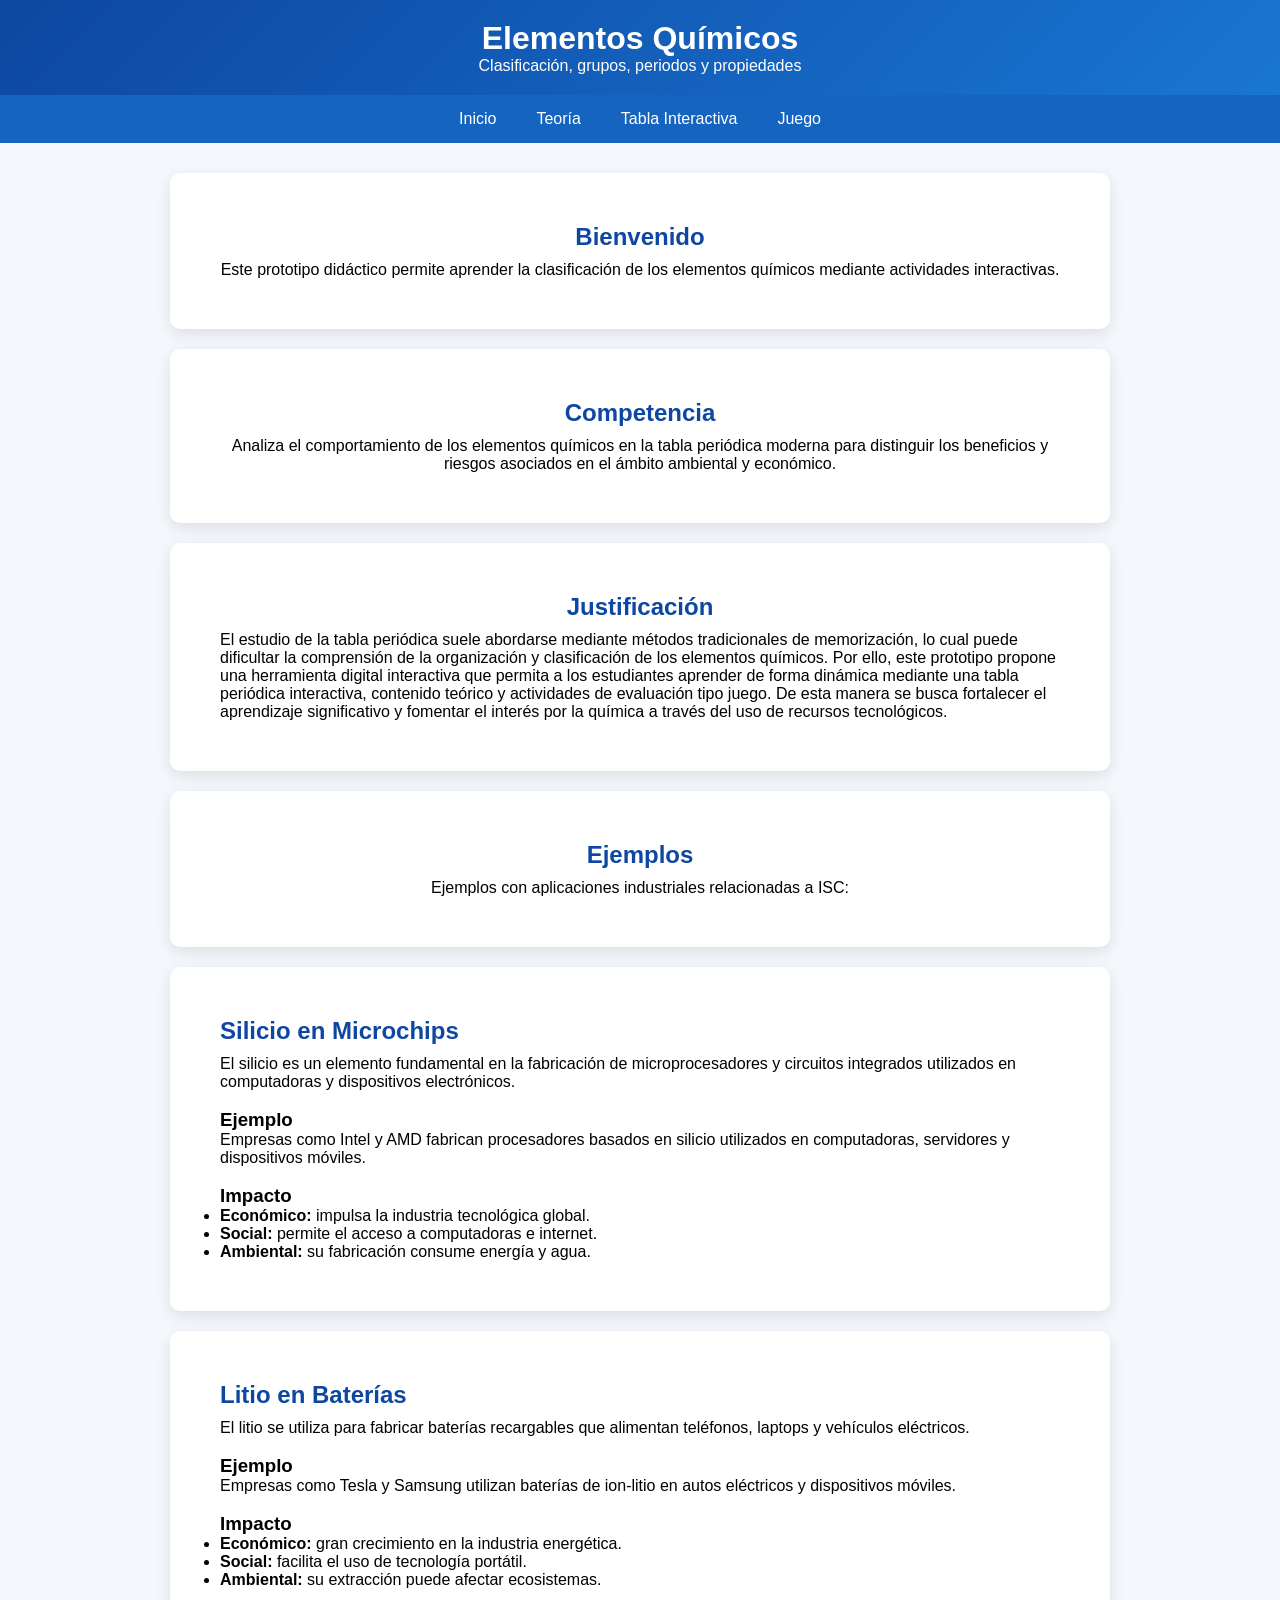
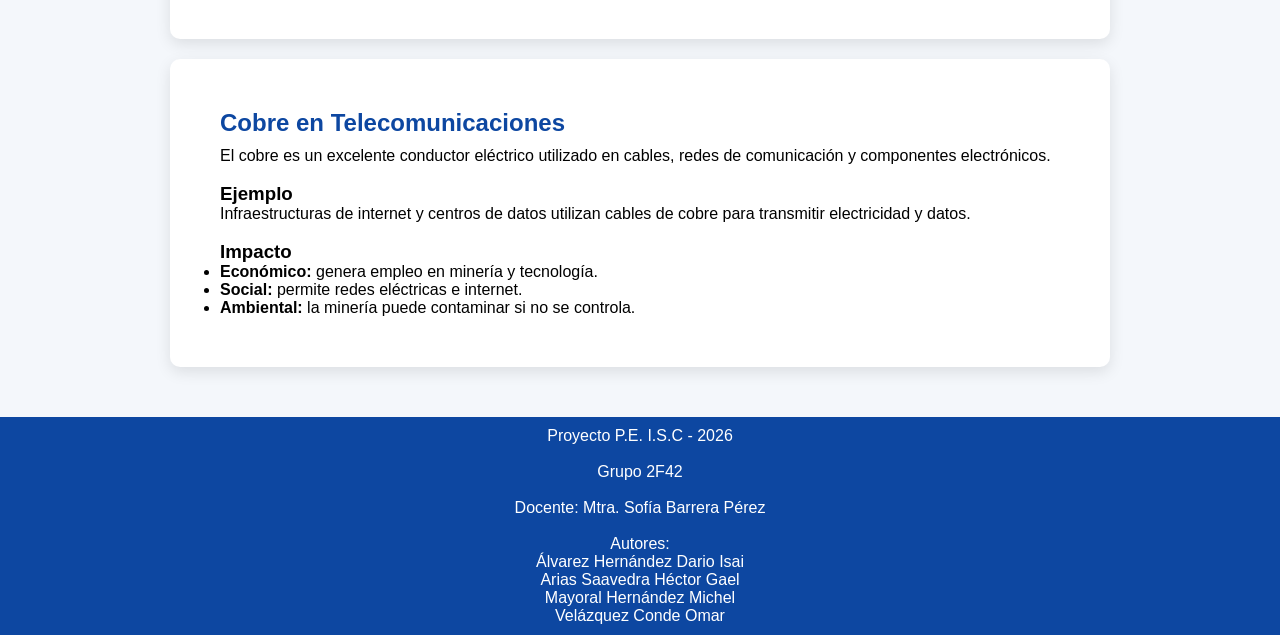
<file: index.html>
<!DOCTYPE html>
<html lang="en">
<head>
    <meta charset="UTF-8">
    <meta name="viewport" content="width=device-width, initial-scale=1.0">
    <meta name="Author" content="Hector Gael Arias Saavedra">
    <meta name="Escuela" content="ITESA">

    <title>Prototipo</title>
    <link rel="stylesheet" href="css/estilos.css">
</head>
<body>
    <center>
        
            <header>
                <h1>Elementos Químicos</h1>
                <p>Clasificación, grupos, periodos y propiedades</p>
            </header>
        
    </center>
    
    

    <nav class="menu">
        <a href="#">Inicio</a>
        <a href="teoria.html">Teoría</a>
        <a href="tabla.html">Tabla Interactiva</a>
        <a href="juego.html">Juego</a>
    </nav>

<section class="teoria-container">
        <div class="card">
            <center>
            <h2>Bienvenido</h2>
            <p>
                Este prototipo didáctico permite aprender la clasificación
                de los elementos químicos mediante actividades interactivas.
            </p>
        </div>


         <div class="card">
            <center>
            <h2>Competencia</h2>
            <p>
                Analiza el comportamiento  de los elementos  químicos en la tabla periódica moderna  para distinguir  los beneficios  y riesgos asociados en el ámbito ambiental y económico.
            </p>
        </div>

        <div class="card">
            <center>
            <h2>Justificación</h2>
            </center>
            <p>
            El estudio de la tabla periódica suele abordarse mediante métodos tradicionales de memorización, lo cual puede dificultar la comprensión de la organización y clasificación de los elementos químicos. Por ello, este prototipo propone una herramienta digital interactiva que permita a los estudiantes aprender de forma dinámica mediante una tabla periódica interactiva, contenido teórico y actividades de evaluación tipo juego. De esta manera se busca fortalecer el aprendizaje significativo y fomentar el interés por la química a través del uso de recursos tecnológicos.            </p>
        </div>


        <div class="card">
            <center>
            <h2>Ejemplos</h2>
            <p>
                Ejemplos con aplicaciones industriales relacionadas a ISC:
            </p>
        </div>

    <div class="card">
        <h2>Silicio en Microchips</h2>
        <p>
            El silicio es un elemento fundamental en la fabricación de
            microprocesadores y circuitos integrados utilizados en computadoras
            y dispositivos electrónicos.
        </p><br>

        <h3>Ejemplo</h3>
        <p>
            Empresas como Intel y AMD fabrican procesadores basados en silicio
            utilizados en computadoras, servidores y dispositivos móviles.
        </p><br>

        <h3>Impacto</h3>
        <ul>
            <li><b>Económico:</b> impulsa la industria tecnológica global.</li>
            <li><b>Social:</b> permite el acceso a computadoras e internet.</li>
            <li><b>Ambiental:</b> su fabricación consume energía y agua.</li>
        </ul>
    </div>

    <div class="card">
        <h2>Litio en Baterías</h2>
        <p>
            El litio se utiliza para fabricar baterías recargables que
            alimentan teléfonos, laptops y vehículos eléctricos.
        </p><br>

        <h3>Ejemplo</h3>
        <p>
            Empresas como Tesla y Samsung utilizan baterías de ion-litio
            en autos eléctricos y dispositivos móviles.
        </p><br>

        <h3>Impacto</h3>
        <ul>
            <li><b>Económico:</b> gran crecimiento en la industria energética.</li>
            <li><b>Social:</b> facilita el uso de tecnología portátil.</li>
            <li><b>Ambiental:</b> su extracción puede afectar ecosistemas.</li>
        </ul>
    </div>

    <div class="card">
        
        <h2>Cobre en Telecomunicaciones</h2>
        <p>
            El cobre es un excelente conductor eléctrico utilizado en
            cables, redes de comunicación y componentes electrónicos.
        </p><br>

        <h3>Ejemplo</h3>
        <p>
            Infraestructuras de internet y centros de datos utilizan
            cables de cobre para transmitir electricidad y datos.
        </p><br>

        <h3>Impacto</h3>
        <ul>
            <li><b>Económico:</b> genera empleo en minería y tecnología.</li>
            <li><b>Social:</b> permite redes eléctricas e internet.</li>
            <li><b>Ambiental:</b> la minería puede contaminar si no se controla.</li>
        </ul>
    </div>




    </section>
    

    <footer>
        <p>Proyecto P.E. I.S.C - 2026</p>
        <br>
        <p>Grupo 2F42</p>
        <br>
        <p>Docente: Mtra. Sofía Barrera Pérez</p>
        <br>
        <p>Autores:</p>
        <p>Álvarez Hernández Dario Isai</p>
        <p>Arias Saavedra Héctor Gael</p>
        <p>Mayoral Hernández Michel</p>
        <p>Velázquez Conde Omar</p>
        <p></p>
    </footer>

</body>
</html>
</file>
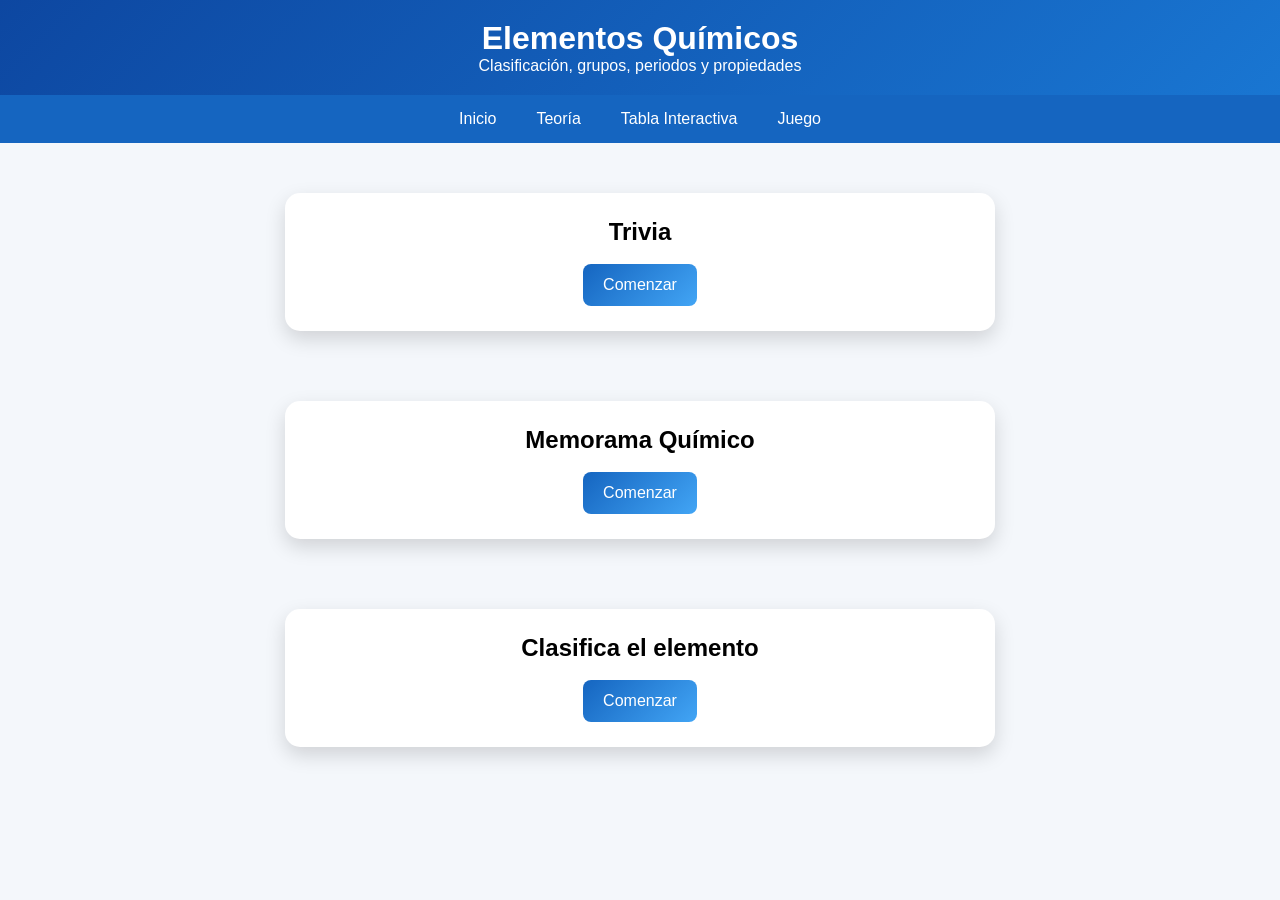
<file: juego.html>
<!DOCTYPE html>
<html lang="es">
<head>
    <meta charset="UTF-8">
    <meta name="viewport" content="width=device-width, initial-scale=1.0">
    <title>Juego</title>
    <link rel="stylesheet" href="css/estilos.css">
</head>
<body>
        
<header>
    <h1>Elementos Químicos</h1>
    <p>Clasificación, grupos, periodos y propiedades</p>
</header>

<nav class="menu">
    <a href="index.html">Inicio</a>
    <a href="teoria.html">Teoría</a>
    <a href="tabla.html">Tabla Interactiva</a>
    <a href="juego.html">Juego</a>
</nav>

<section class="juego">

    <!-- ================= TRIVIA ================= -->

    <div class="juego-container" id="contenedorTrivia">

        <div class="pantalla-inicio" id="pantallaInicio">
            <h2>Trivia</h2><br>
<button class="btn-principal" onclick="mostrarTrivia(); iniciarJuego()">Comenzar</button>        </div>

        <div class="pantalla-juego oculto" id="pantallaJuego">

            <div class="barra-contenedor">
                <div class="barra-progreso" id="barraProgreso"></div>
            </div>

            <p class="contador" id="contador"></p>

            <h3 id="pregunta"></h3>

            <div id="opciones" class="opciones"></div>

        </div>

    </div>

    <!-- ================= MEMORAMA ================= -->

    <div class="juego-container" id="contenedorMemorama">

        <div class="pantalla-inicio" id="inicioMemorama">
            <h2>Memorama Químico</h2><br>
<button class="btn-principal" onclick="mostrarMemorama(); iniciarMemorama()">Comenzar</button>        </div>

        <div class="pantalla-juego oculto" id="juegoMemorama">
            <div id="tablero" class="tablero"></div>

            <!-- Contenedor para mensaje final -->
            <div id="mensajeFinalMemorama"></div>
        </div>

    </div>


    <!-- ================= CLASIFICACIÓN ================= -->

<div class="juego-container" id="contenedorClasificacion">

    <div class="pantalla-inicio" id="inicioClasificacion">
        <h2>Clasifica el elemento</h2><br>
<button class="btn-principal" onclick="mostrarClasificacion(); iniciarClasificacion()">Comenzar</button>    </div>

    <div class="pantalla-juego oculto" id="juegoClasificacion">

        <div id="elementosArrastrables" class="zona-elementos"></div>

       <div class="zonas-clasificacion">

    <div class="zona" data-tipo="metal-alcalino">
        <h3>Metal Alcalino</h3>
    </div>

    <div class="zona" data-tipo="metal-alcalinoterreo">
        <h3>Metal Alcalinotérreo</h3>
    </div>

    <div class="zona" data-tipo="metal-transicion">
        <h3>Metal de transición</h3>
    </div>

    <div class="zona" data-tipo="otros-metales">
        <h3>Otros metales</h3>
    </div>

    <div class="zona" data-tipo="metaloide">
        <h3>Metaloides</h3>
    </div>

    <div class="zona" data-tipo="no-metal">
        <h3>No metales</h3>
    </div>

    <div class="zona" data-tipo="halogenos">
        <h3>Halógenos</h3>
    </div>

    <div class="zona" data-tipo="gas-noble">
        <h3>Gases nobles</h3>
    </div>

    <div class="zona" data-tipo="lantanidos">
        <h3>Lantánidos</h3>
    </div>

    <div class="zona" data-tipo="actinidos">
        <h3>Actínidos</h3>
    </div>

</div>

        <div id="resultadoClasificacion"></div>

    </div>

</div>

</section>




<!-- ================= SCRIPTS ================= -->

<script src="data/elementos.js"></script>
<script src="js/juego.js"></script>
<script src="js/memorama.js"></script>
<script src="js/clasificacion.js"></script>

</body>
</html>
</file>
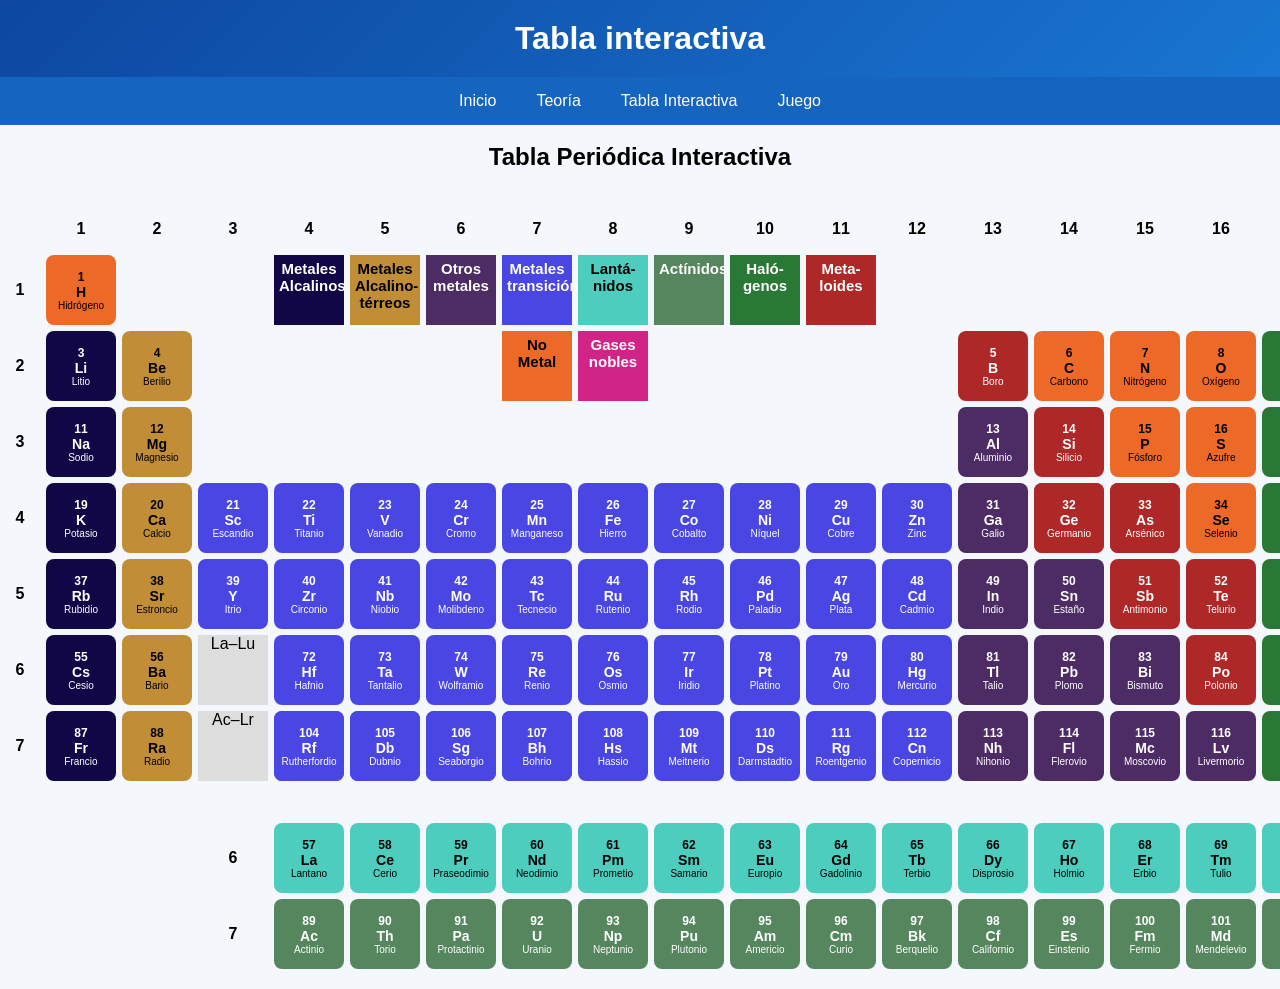
<file: tabla.html>
<!DOCTYPE html>
<html lang="es">
<head>
    <meta charset="UTF-8">
    <meta name="viewport" content="width=device-width, initial-scale=1.0">
    <title>Tabla Periódica Interactiva</title>
    <link rel="stylesheet" href="css/estilos.css">
</head>
<body>

    <header>
        <h1>Tabla interactiva</h1>
    </header>

    <nav class="menu">
        <a href="index.html">Inicio</a>
        <a href="teoria.html">Teoría</a>
        <a href="#">Tabla Interactiva</a>
        <a href="juego.html">Juego</a>
    </nav>




<section>
    <center><br>
        <h2>Tabla Periódica Interactiva</h2>
    </center><br>
    <div class="tabla-contenedor">
        <div id="tabla" class="tabla-grid"></div>
    </div>
</section>

<!-- Modal -->
 <center>
<div id="modal" class="modal">
    <div class="modal-content">
        <span class="cerrar" onclick="cerrarModal()">&times;</span>
        <div id="infoElemento"></div>
    </div>
</div>
</center>

<script src="data/elementos.js"></script>
<script src="js/tabla.js"></script>

</body>
</html>
</file>
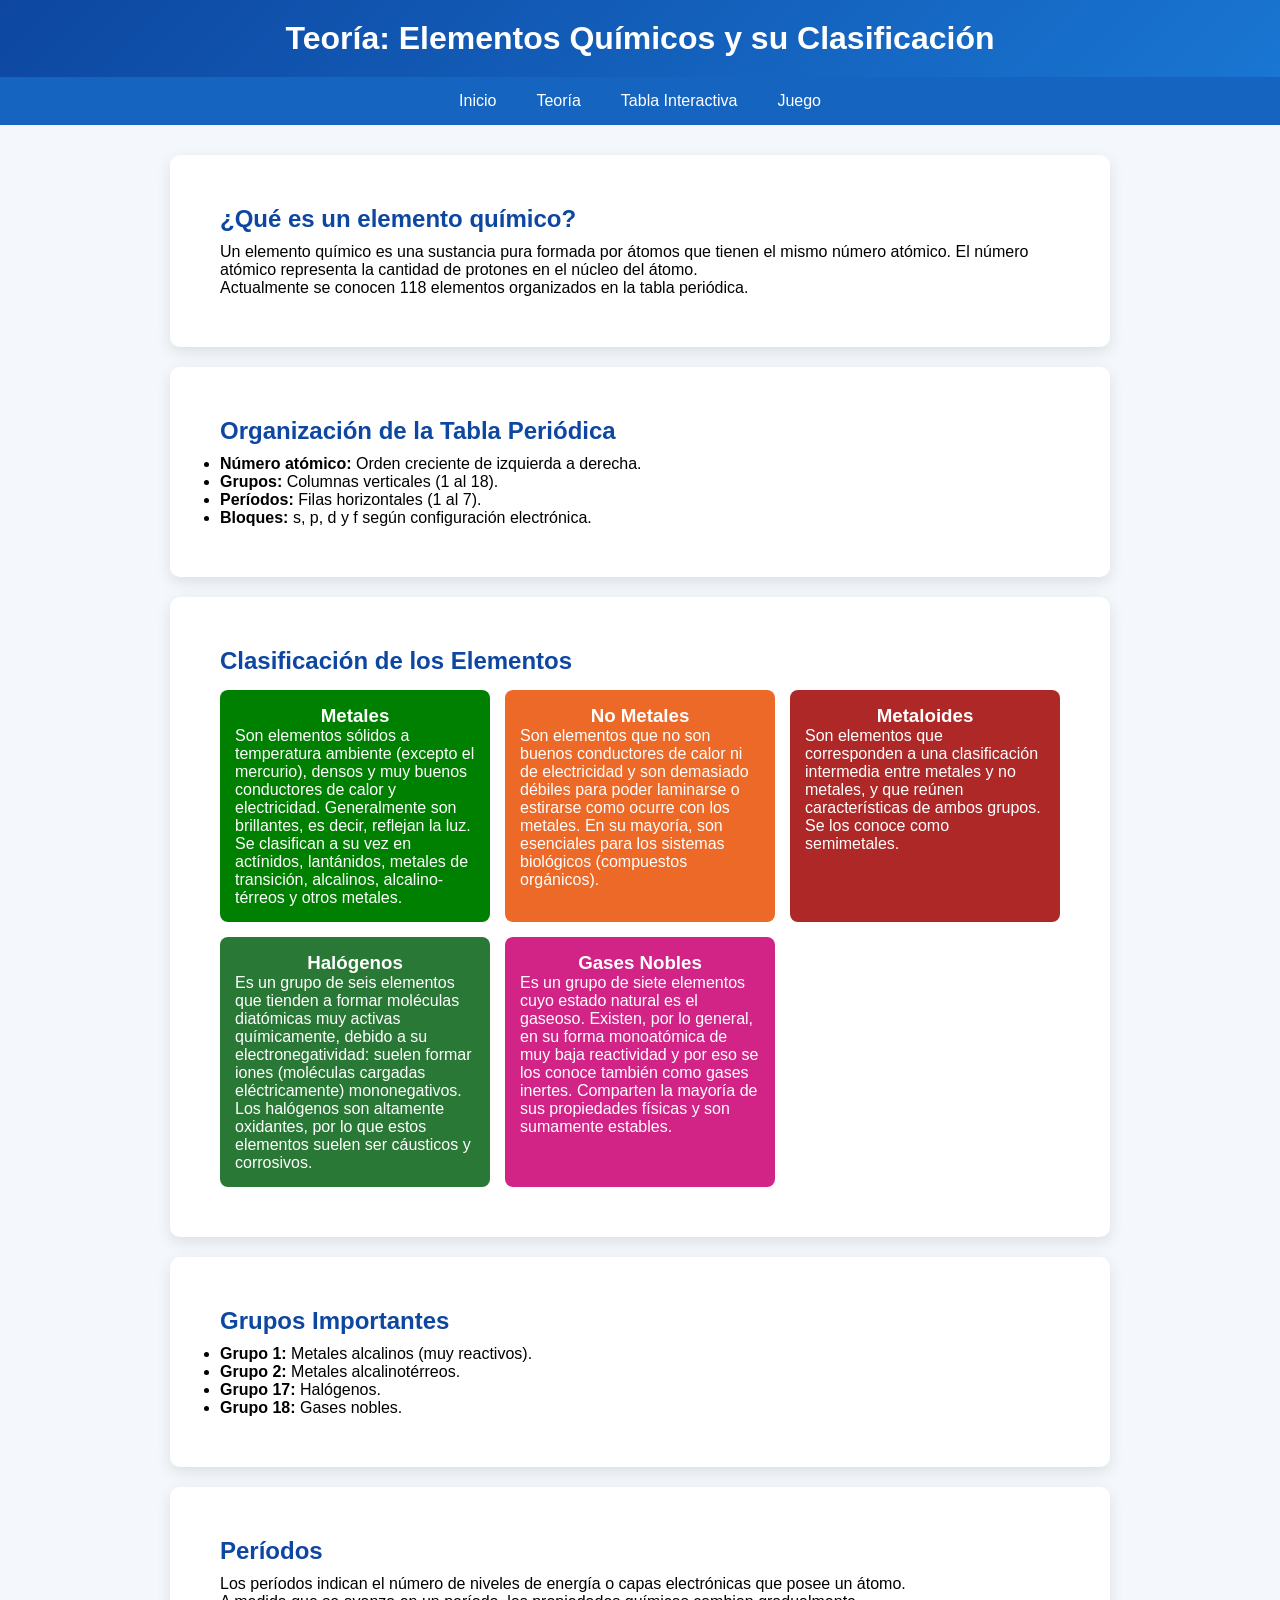
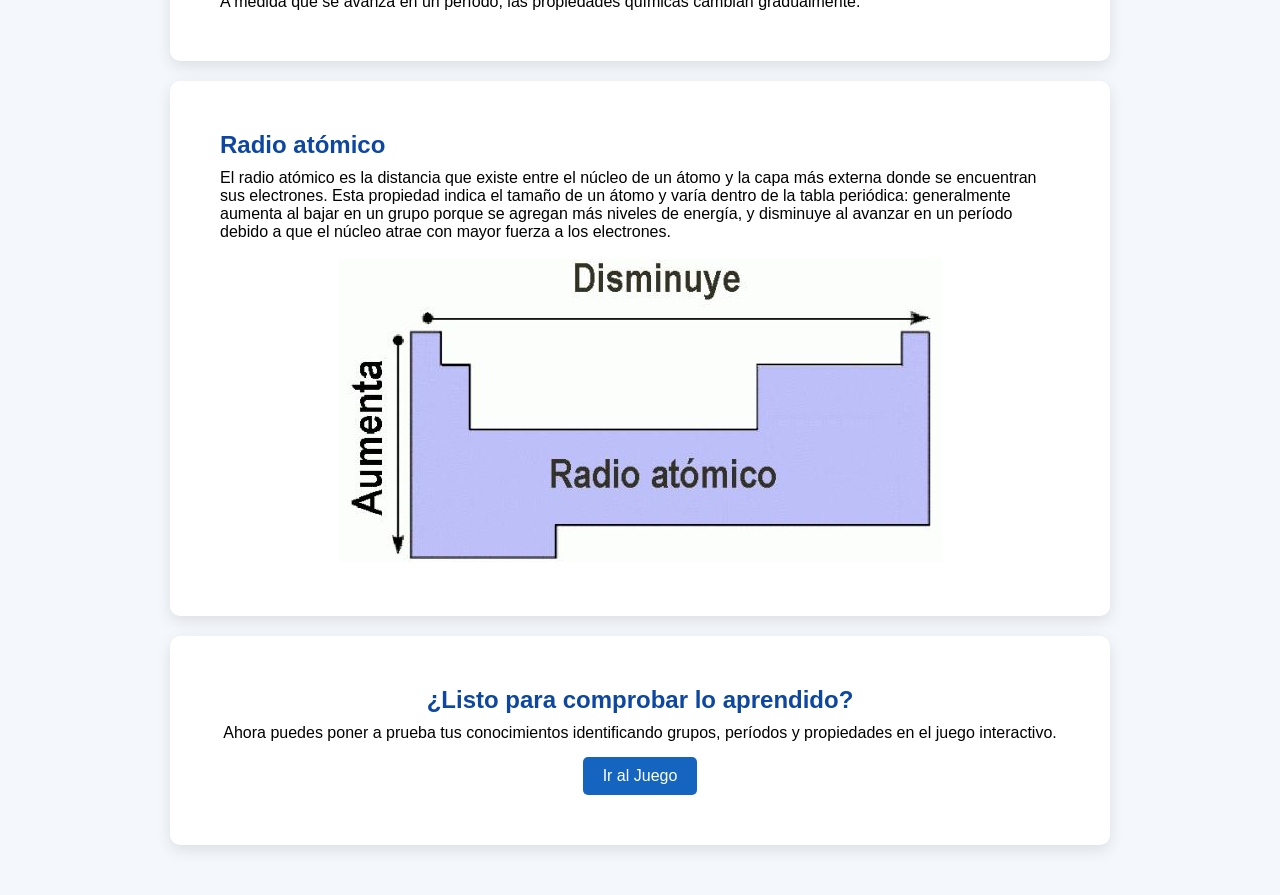
<file: teoria.html>
<!DOCTYPE html>
<html lang="es">
<head>
    <meta charset="UTF-8">
    <meta name="viewport" content="width=device-width, initial-scale=1.0">
    <title>Tabla Periódica Interactiva</title>
    <link rel="stylesheet" href="css/estilos.css">
</head>
<body>

    <header>
        <h1>Teoría: Elementos Químicos y su Clasificación</h1>

    </header>

    <nav class="menu">
        <a href="index.html">Inicio</a>
        <a href="#">Teoría</a>
        <a href="tabla.html">Tabla Interactiva</a>
        <a href="juego.html">Juego</a>
    </nav>



<section class="teoria-container">

    <!-- 1. Definición -->
    <div class="card">
        <h2>¿Qué es un elemento químico?</h2>
        <p>
            Un elemento químico es una sustancia pura formada por átomos que tienen el mismo número atómico.
            El número atómico representa la cantidad de protones en el núcleo del átomo.
        </p>
        <p>
            Actualmente se conocen 118 elementos organizados en la tabla periódica.
        </p>
    </div>

    <!-- 2. Organización -->
    <div class="card">
        <h2>Organización de la Tabla Periódica</h2>
        <ul>
            <li><strong>Número atómico:</strong> Orden creciente de izquierda a derecha.</li>
            <li><strong>Grupos:</strong> Columnas verticales (1 al 18).</li>
            <li><strong>Períodos:</strong> Filas horizontales (1 al 7).</li>
            <li><strong>Bloques:</strong> s, p, d y f según configuración electrónica.</li>
        </ul>
    </div>

    <!-- 3. Clasificación -->
    <div class="card">
        <h2>Clasificación de los Elementos</h2>

        <div class="clasificacion-grid">
            <div class="tipo metal">
                <center>
                    <h3>Metales</h3>
                </center>
                <p>Son elementos sólidos a temperatura ambiente (excepto el mercurio), densos y muy buenos conductores de calor y electricidad. Generalmente son brillantes, es decir, reflejan la luz. Se clasifican a su vez en actínidos, lantánidos, metales de transición, alcalinos, alcalino-térreos y otros metales.</p>
            </div>

            <div class="tipo no-metal">
                <center>
                    <h3>No Metales</h3>
                </center>
                <p>Son elementos que no son buenos conductores de calor ni de electricidad y son demasiado débiles para poder laminarse o estirarse como ocurre con los metales. En su mayoría, son esenciales para los sistemas biológicos (compuestos orgánicos).</p>
            </div>

            <div class="tipo metaloide">
                <center>
                    <h3>Metaloides</h3>
                </center>
                <p>Son elementos que corresponden a una clasificación intermedia entre metales y no metales, y que reúnen características de ambos grupos. Se los conoce como semimetales.</p>
            </div>

            <div class="tipo halogenos">
                <center>
                    <h3>Halógenos</h3>
                </center>
                <p>Es un grupo de seis elementos que tienden a formar moléculas diatómicas muy activas químicamente, debido a su electronegatividad: suelen formar iones (moléculas cargadas eléctricamente) mononegativos. Los halógenos son altamente oxidantes, por lo que estos elementos suelen ser cáusticos y corrosivos.</p>
            </div>

            <div class="tipo gas-noble">
                <center>
                    <h3>Gases Nobles</h3>
                </center>
                <p>Es un grupo de siete elementos cuyo estado natural es el gaseoso. Existen, por lo general, en su forma monoatómica de muy baja reactividad y por eso se los conoce también como gases inertes. Comparten la mayoría de sus propiedades físicas y son sumamente estables.</p>
            </div>
        </div>
    </div>

    <!-- 4. Grupos importantes -->
    <div class="card">
        <h2>Grupos Importantes</h2>
        <ul>
            <li><strong>Grupo 1:</strong> Metales alcalinos (muy reactivos).</li>
            <li><strong>Grupo 2:</strong> Metales alcalinotérreos.</li>
            <li><strong>Grupo 17:</strong> Halógenos.</li>
            <li><strong>Grupo 18:</strong> Gases nobles.</li>
        </ul>
    </div>

    <!-- 5. Períodos -->
    <div class="card">
        <h2>Períodos</h2>
        <p>
            Los períodos indican el número de niveles de energía o capas electrónicas
            que posee un átomo.
        </p>
        <p>
            A medida que se avanza en un período, las propiedades químicas cambian gradualmente.
        </p>
    </div>

        <!-- 6. Radio -->
    <div class="card">
        <h2>Radio atómico</h2>
        <p>
            El radio atómico es la distancia que existe entre el núcleo de un átomo y la capa más externa donde se encuentran sus electrones. Esta propiedad indica el tamaño de un átomo y varía dentro de la tabla periódica: generalmente aumenta al bajar en un grupo porque se agregan más niveles de energía, y disminuye al avanzar en un período debido a que el núcleo atrae con mayor fuerza a los electrones.
        </p><br>
        <center>
             <img class="img1" src="img/img1.jpg" alt="Radio atomico">

        </center>
    </div>

    <!-- 7. Conexión con el juego -->
    <div class="card finalizar">
        <h2>¿Listo para comprobar lo aprendido?</h2>
        <p>
            Ahora puedes poner a prueba tus conocimientos identificando grupos,
            períodos y propiedades en el juego interactivo.
        </p>
        <a href="juego.html" class="btn">Ir al Juego</a>
    </div>

</section>


</body>
</html>
</file>
<file: css/estilos.css>
* {
    margin: 0;
    padding: 0;
    box-sizing: border-box;
}

body {
    font-family: 'Segoe UI', sans-serif;
    background-color: #f4f7fb;
}

/* HEADER */
header {
    background: linear-gradient(135deg, #0d47a1, #1976d2);
    color: white;
    text-align: center;
    padding: 20px;
}

/* MENÚ */
.menu {
    display: flex;
    justify-content: center;
    background-color: #1565c0;
    flex-wrap: wrap;
}

.menu a {
    color: white;
    text-decoration: none;
    padding: 15px 20px;
    transition: 0.3s;
}

.menu a:hover {
    background-color: #0d47a1;
}

/* CONTENIDO */
.contenido {
    padding: 30px;
    text-align: center;
}

/* FOOTER */
footer {
    background-color: #0d47a1;
    color: white;
    text-align: center;
    padding: 10px;
}

.intro {
    padding: 20px;
    text-align: center;
}

/* TABLA PERIÓDICA */

/* Contenedor con scroll horizontal */
.tabla-contenedor {
    width: 100%;
    overflow-x: auto;
    padding: 20px 0;
}

/* Mantener forma real SIEMPRE */
.tabla-grid {
    display: grid;
    grid-template-columns: 40px repeat(18, 70px);
    grid-template-rows: 40px repeat(7, 70px) 30px repeat(2, 70px);
    gap: 6px;
    min-width: 1300px;
    justify-content: start;
}


/* Elementos */
.elemento {
    padding: 6px;
    border-radius: 8px;
    text-align: center;
    font-size: 12px;
    cursor: pointer;
    transition: 0.3s;
    display: flex;
    flex-direction: column;
    justify-content: center;
}

.elemento:hover {
    transform: scale(1.08);
}

/* COLORES POR TIPO */
/*Parar teoria*/
.metal{ background: green; color: white;}
.no-metal { background: #ed6928; color: rgb(0, 0, 0); }
.metaloide { background: #af2828; color: white }





/*Para la tabla*/

.metal-alcalino { background: #110747; color: white; }
.metal-alcalinoterreo { background: #c18e37; color: black; }
/*semimetales { background: #13b83f; color: white; }*/
.otros-metales{ background: #4d2c65; color: white;}
.metal-transicion{ background: #4946e4; color: white;}
.lantanidos{ background: #4ccdbe; color: black;}
.actinidos{ background: #2e6b38cd; color: white;}
/*metaloides { background: #13b83f; color: white; }*/
.halogenos{ background: rgb(42, 120, 54); color: rgb(255, 255, 255);}
.gas-noble { background: #d22487; color: white; }


/* MODAL */
.modal {
    display: none;
    position: fixed;
    width: 100%;
    height: 100%;
    background: rgba(0,0,0,0.6);
    top: 0;
    left: 0;
}

.modal-content {
    background: white;
    padding: 20px;
    margin: 10% auto;
    width: 90%;
    max-width: 400px;
    border-radius: 10px;
    cursor: default;
}


/*Para teoria*/

.teoria-container {
    padding: 30px;
    max-width: 1000px;
    margin: auto;
}

.card {
    background: white;
    padding: 50px;
    margin-bottom: 20px;
    border-radius: 10px;
    box-shadow: 0 5px 15px rgba(0,0,0,0.1);
}

.card h2 {
    margin-bottom: 10px;
    color: #0d47a1;
}

.clasificacion-grid {
    display: grid;
    grid-template-columns: repeat(auto-fit, minmax(200px, 1fr));
    gap: 15px;
    margin-top: 15px;
}

.tipo {
    padding: 15px;
    border-radius: 8px;
    color: white;
}

.btn {
    display: inline-block;
    margin-top: 15px;
    padding: 10px 20px;
    background-color: #1565c0;
    color: white;
    text-decoration: none;
    border-radius: 5px;
    transition: 0.3s;
}

.btn:hover {
    background-color: #0d47a1;
}

.finalizar {
    text-align: center;
}



/*Juego */




/* ================= JUEGO ================= */

.juego-container {
    width: 100%;
    max-width: 750px;          /* MISMO tamaño para trivia y memorama */
    margin: 30px auto;
    padding: 20px;
}

/* Eliminamos tamaños fijos que rompían el diseño */
/* BORRAR cualquier width/height fijo anterior */

/* ================= PANTALLAS ================= */

.pantalla-inicio,
.pantalla-juego {
    background: white;
    padding: 25px;
    border-radius: 15px;
    box-shadow: 0 8px 20px rgba(0,0,0,0.15);
    text-align: center;
}

/* ================= BOTONES ================= */

.btn-principal {
    padding: 12px 20px;
    border: none;
    border-radius: 8px;
    background: linear-gradient(135deg, #1565c0, #42a5f5);
    color: white;
    font-size: 16px;
    cursor: pointer;
    transition: 0.3s;
}

.btn-principal:hover {
    transform: scale(1.05);
}

/* ================= OPCIONES TRIVIA ================= */

.opciones button {
    display: block;
    width: 100%;
    margin: 10px 0;
    padding: 12px;
    border: none;
    border-radius: 8px;
    background-color: #e3f2fd;
    cursor: pointer;
    transition: 0.3s;
    font-size: 15px;
}

.opciones button:hover {
    background-color: #bbdefb;
}

/* ================= ESTADOS ================= */

.correcta {
    background-color: #4caf50 !important;
    color: white;
    animation: animCorrecta 0.4s ease;
}

.incorrecta {
    background-color: #e53935 !important;
    color: white;
    animation: animIncorrecta 0.4s ease;
}

@keyframes animCorrecta {
    0% { transform: scale(1); }
    50% { transform: scale(1.08); }
    100% { transform: scale(1); }
}

@keyframes animIncorrecta {
    0% { transform: translateX(0); }
    25% { transform: translateX(-5px); }
    50% { transform: translateX(5px); }
    75% { transform: translateX(-5px); }
    100% { transform: translateX(0); }
}

/* ================= BARRA PROGRESO ================= */

.barra-contenedor {
    width: 100%;
    height: 12px;
    background: #e0e0e0;
    border-radius: 10px;
    margin-bottom: 15px;
    overflow: hidden;
}

.barra-progreso {
    height: 100%;
    width: 0%;
    background: linear-gradient(90deg, #42a5f5, #1565c0);
    transition: width 0.4s ease;
}

.contador {
    font-size: 14px;
    margin-bottom: 10px;
    color: #555;
}

.oculto {
    display: none;
}

/* ============================= */
/* MEMORAMA */
/* ============================= */

.tablero {
    display: grid;
    grid-template-columns: repeat(auto-fit, minmax(120px, 1fr));
    gap: 15px;
    margin: 30px auto;
    width: 100%;
}

/* ================= CARTA ================= */

.carta {
    width: 100%;
    aspect-ratio: 4 / 5;   /* mantiene proporción adaptable */
    background: #e3f2fd;
    border-radius: 12px;
    display: flex;
    align-items: center;
    justify-content: center;
    text-align: center;
    cursor: pointer;
    font-weight: 500;
    transition: transform 0.2s ease, background 0.3s ease;
    box-shadow: 0 4px 10px rgba(0,0,0,0.1);
    overflow: hidden;
    padding: 10px;
}

/* Contenido interno */
.carta-contenido {
    display: flex;
    flex-direction: column;
    align-items: center;
    justify-content: center;
    gap: 6px;
    text-align: center;
    width: 100%;
}

.grupo-periodo {
    font-size: 12px;
    margin-top: 4px;
    line-height: 1.3;
}

/* Hover solo en desktop */
@media (min-width: 769px) {
    .carta:hover {
        transform: scale(1.05);
    }
}

/* Estados memorama */

.carta.volteada {
    background: white;
}

.carta.correcta {
    background-color: #4caf50 !important;
    color: white;
}

.carta.incorrecta {
    background-color: #e53935 !important;
    color: white;
}


/*Arrastrar*/



/* ============================= */
/* CLASIFICACIÓN */
/* ============================= */

.zona-elementos {
    display: flex;
    flex-wrap: wrap;
    justify-content: center;
    gap: 10px;
    margin-bottom: 25px;
}

.elemento-draggable{
    width:95px;
    min-height:75px;

    display:flex;
    flex-direction:column;
    justify-content:center;
    align-items:center;

    padding:6px;

    background:#2f8c79;
    color:white;

    border-radius:10px;

    font-size:14px;
    text-align:center;

    cursor:grab;

    box-shadow:0 3px 8px rgba(0,0,0,0.2);
}

.zonas-clasificacion{

    display: grid;

    grid-template-columns: repeat(auto-fit, minmax(160px,1fr));

    gap: 15px;

    margin-top: 20px;

}

.zona {

    min-height: 120px;
    padding: 10px;

    display: flex;
    flex-wrap: wrap;
    gap: 8px;
    justify-content: center;
    align-items: flex-start;

    border: 2px dashed #999;
    border-radius: 10px;
}

.zona.correcta-zona {
    background: #c8e6c9;
    border-color: #4caf50;
}

.zona.incorrecta-zona {
    background: #ffcdd2;
    border-color: #e53935;
}

.elemento-correcto {
    background: #cfcfcf;
    color: #333;
    border: 2px solid #999;
    cursor: default;
    opacity: 0.8;
}



/* ========================= */
/* RESPONSIVE */
/* ========================= */

@media (max-width: 768px) {

    .menu {
        flex-direction: column;
        align-items: center;
    }

    .menu a {
        width: 100%;
        text-align: center;
        border-top: 1px solid rgba(255,255,255,0.2);
    }

    header h1 {
        font-size: 22px;
    }

    .contenido {
        padding: 15px;
    }


    .pantalla-inicio,
    .pantalla-juego {
        padding: 18px;
    }

    .opciones button {
        font-size: 14px;
    }
      /*--------------*/
     /*Para memorama */
    /*---------- ---*/
   .juego-container {
        max-width: 95%;
        padding: 15px;
    }

    .tablero {
        grid-template-columns: repeat(2, 120px); /* ancho fijo */
        justify-content: center;               /* centra columnas */
    }

    .carta {
        aspect-ratio: 4 / 5;
    }

    .grupo-periodo {
        font-size: 11px;
    }
  

#juegoClasificacion{
    padding:10px;
}


/* ELEMENTOS ARRASTRABLES */

#elementosArrastrables{
    display:flex;
    flex-wrap:wrap;
    justify-content:center;
    gap:10px;
}


/* TARJETAS DE ELEMENTOS */




/* ZONAS */

.zonas-clasificacion{
    display:grid;
    grid-template-columns:repeat(2,1fr);
    gap:10px;
    margin-top:20px;
}

.zona{
    min-height:90px;
    padding:8px;

    border:2px dashed #999;
    border-radius:10px;

    text-align:center;
    font-size:13px;
}

.img1{
    width: 250px;
    height: 100px;
}
  
}
</file>
